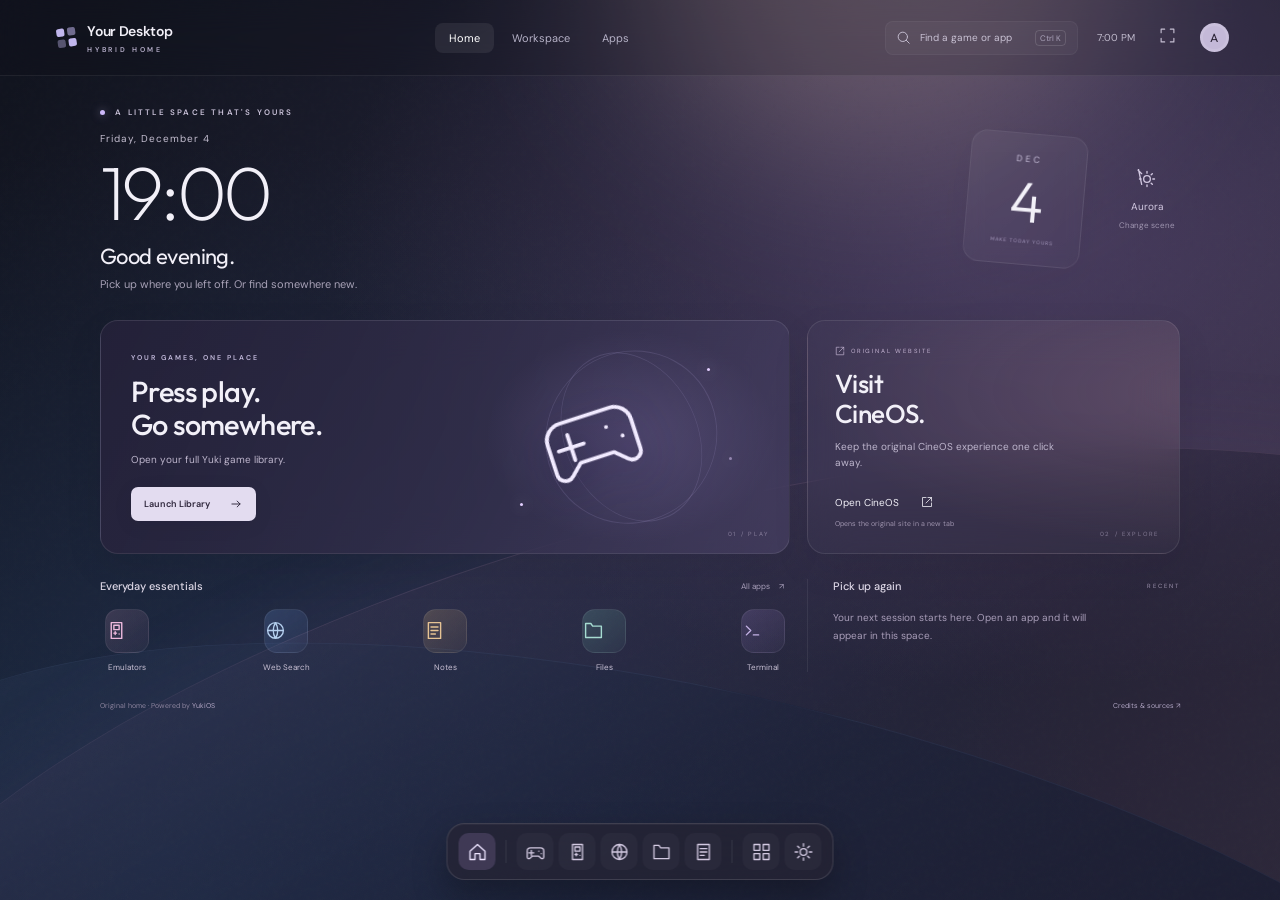
<file: index.html>
<!doctype html>
<html lang="en">
<head>
  <meta charset="utf-8"><meta name="viewport" content="width=device-width,initial-scale=1">
  <meta name="theme-color" content="#10131e"><meta name="description" content="Your personal desktop: a new home for the Yuki game library, apps, and workspace.">
  <title>Your Desktop · Hybrid Home</title><link rel="icon" href="./favicon.svg"><link rel="stylesheet" href="./hybrid.css">
</head>
<body data-theme="aurora">
  <div class="wallpaper" aria-hidden="true"><div class="orb"></div><div class="horizon horizon-one"></div><div class="horizon horizon-two"></div><div class="grain"></div></div>
  <header class="topbar">
    <button class="brand" data-home aria-label="Your Desktop home"><span class="brand-mark"><i></i><i></i><i></i><i></i></span><span>Your Desktop<small>HYBRID HOME</small></span></button>
    <nav class="main-nav" aria-label="Main navigation"><button id="home-nav" class="selected" data-home>Home</button><button id="desktop-nav" data-open-workspace>Workspace</button><button data-open-launcher="apps">Apps</button></nav>
    <div class="top-actions"><button class="search-trigger" data-open-launcher="games"><span data-icon="search"></span><span>Find a game or app</span><kbd>Ctrl K</kbd></button><span id="small-clock"></span><button id="fullscreen-button" class="icon-button" aria-label="Toggle fullscreen" title="Fullscreen"><span data-icon="fullscreen"></span></button><button class="avatar" data-open-launcher="apps" aria-label="Open your apps">A</button></div>
  </header>

  <main id="home">
    <section class="welcome" aria-label="Your desktop home">
      <div class="welcome-copy"><p class="eyebrow"><span class="live-dot"></span> A LITTLE SPACE THAT'S YOURS</p><p id="today" class="today"></p><div id="big-clock" class="big-clock" role="timer" aria-label="Current time"></div><h1 id="greeting">Welcome back.</h1><p class="welcome-description">Pick up where you left off. Or find somewhere new.</p></div>
      <div class="home-meta"><div class="date-card"><span id="date-month"></span><strong id="date-number"></strong><span>MAKE TODAY YOURS</span></div><button id="wallpaper-button" class="wallpaper-button" title="Change home wallpaper"><span data-icon="sun"></span><span id="wallpaper-name">Aurora</span><small>Change scene</small></button></div>
    </section>

    <section class="feature-grid" aria-label="Quick launch">
      <button class="feature-card library-card" data-launch-app="steamApp"><div class="feature-copy"><p class="eyebrow">YOUR GAMES, ONE PLACE</p><h2>Press play.<br>Go somewhere.</h2><p>Open your full Yuki game library.</p><span class="pill-button">Launch Library <span data-icon="arrow"></span></span></div><div class="library-art" aria-hidden="true"><div class="orbit orbit-a"></div><div class="orbit orbit-b"></div><div class="controller"><span data-icon="games"></span></div><i class="spark spark-a"></i><i class="spark spark-b"></i><i class="spark spark-c"></i></div><span class="card-corner">01 / PLAY</span></button>
      <article class="feature-card cine-card"><div class="external-label"><span data-icon="external"></span> ORIGINAL WEBSITE</div><h2>Visit<br>CineOS.</h2><p>Keep the original CineOS experience one click away.</p><a class="cine-link" href="https://cineosweb.github.io/" target="_blank" rel="noopener noreferrer">Open CineOS <span data-icon="external"></span></a><span class="separate-site">Opens the original site in a new tab</span><span class="card-corner">02 / EXPLORE</span></article>
    </section>

    <section class="lower-grid">
      <div class="quick-tools"><div class="section-label"><h2>Everyday essentials</h2><button data-open-launcher="apps">All apps <span>↗</span></button></div><div class="tool-row"><button data-launch-app="emulatorApp"><span class="tool-icon pink" data-icon="emulator"></span><span>Emulators</span></button><button data-open-launcher="apps"><span class="tool-icon blue" data-icon="browser"></span><span>Web Search</span></button><button data-launch-app="notepadApp"><span class="tool-icon amber" data-icon="notes"></span><span>Notes</span></button><button data-launch-app="explorerApp"><span class="tool-icon mint" data-icon="files"></span><span>Files</span></button><button data-launch-app="terminalApp"><span class="tool-icon violet" data-icon="terminal"></span><span>Terminal</span></button></div></div>
      <div class="recent-panel"><div class="section-label"><h2>Pick up again</h2><span class="recent-label">RECENT</span></div><div id="recent-list"></div></div>
    </section>
    <footer><span>Original home · Powered by <a href="https://github.com/Reeyuki/YukiOS" target="_blank" rel="noopener noreferrer">YukiOS</a></span><a href="./credits.html">Credits & sources ↗</a></footer>
  </main>

  <section id="workspace" hidden aria-label="Yuki workspace"><div class="workspace-bar"><button data-home><span data-icon="home"></span> Home</button><p id="workspace-status" role="status">Starting workspace…</p><a id="workspace-direct" target="_blank" rel="noopener noreferrer">Open workspace in a tab ↗</a></div><div id="workspace-host"></div></section>
  <nav class="dock" aria-label="Desktop dock"><button class="dock-home" data-home aria-label="Home" title="Home"><span data-icon="home"></span></button><span class="dock-divider"></span><button data-launch-app="steamApp" aria-label="Open game library" title="Game Library"><span data-icon="games"></span></button><button data-launch-app="emulatorApp" aria-label="Open emulators" title="Emulators"><span data-icon="emulator"></span></button><button data-open-launcher="apps" aria-label="Search apps and web" title="Search"><span data-icon="browser"></span></button><button data-launch-app="explorerApp" aria-label="Open files" title="Files"><span data-icon="files"></span></button><button data-launch-app="notepadApp" aria-label="Open notes" title="Notes"><span data-icon="notes"></span></button><span class="dock-divider"></span><button data-open-launcher="apps" aria-label="All apps" title="All Apps"><span data-icon="apps"></span></button><button data-launch-app="settingsApp" aria-label="Workspace settings" title="Settings"><span data-icon="settings"></span></button></nav>

  <dialog id="launcher"><div class="launcher-heading"><div><p class="eyebrow">YOUR LAUNCHPAD</p><h2 id="launcher-title">Make yourself at home</h2></div><button id="close-launcher" class="icon-button" aria-label="Close launcher"><span data-icon="close"></span></button></div><label class="launcher-search"><span data-icon="search"></span><input id="launcher-search" type="search" autocomplete="off" placeholder="Search by name, or search the web…" aria-label="Search apps or games"><kbd>Esc</kbd></label><div class="launcher-tabs" role="tablist" aria-label="Search category"><button role="tab" aria-selected="true" class="selected" data-launcher-tab="apps">Apps</button><button role="tab" aria-selected="false" data-launcher-tab="games">Games</button><button id="full-library">Open Full Library ↗</button></div><p id="launcher-count" aria-live="polite"></p><div id="launcher-results" class="launcher-results"></div><a id="web-search" hidden target="_blank" rel="noopener noreferrer"><span data-icon="browser"></span><span id="web-search-label"></span><span>↗</span></a><div class="launcher-note">Apps and games open in your Yuki workspace. CineOS opens separately.</div></dialog>
  <noscript><p class="noscript">Enable JavaScript to open your desktop. <a href="./desktop.html">Open the Yuki workspace</a>.</p></noscript>
  <script type="module" src="./hybrid.js"></script>
</body></html>
</file>
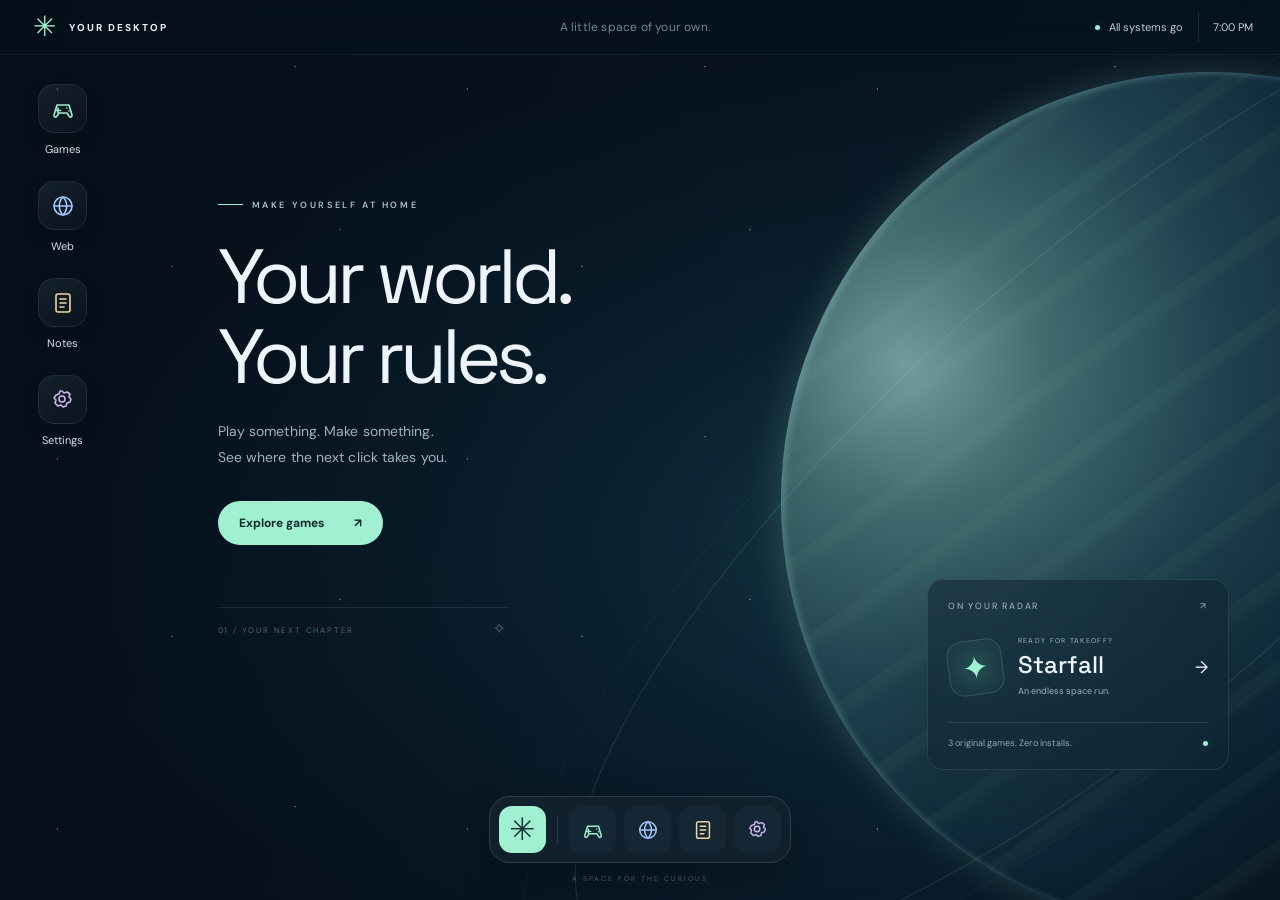
<file: classic.html>
<!doctype html>
<html lang="en">
<head>
  <meta charset="utf-8">
  <meta name="viewport" content="width=device-width,initial-scale=1">
  <meta name="theme-color" content="#081221">
  <meta name="description" content="Your own little corner of the web. Games, notes, and a desktop you can make yours.">
  <title>Your Desktop</title>
  <link rel="icon" href="./favicon.svg" type="image/svg+xml">
  <link rel="stylesheet" href="./styles.css">
  <script src="./core.js" defer></script>
  <script src="./games.js" defer></script>
  <script src="./app.js" defer></script>
</head>
<body>
  <div class="wallpaper" aria-hidden="true"><div class="orbital-ring ring-one"></div><div class="orbital-ring ring-two"></div><div class="planet"></div><div class="grain"></div></div>
  <header class="topbar">
    <button id="brand" class="brand" aria-label="Open app launcher"><span class="brand-symbol">✳</span><span id="desktop-name">YOUR DESKTOP</span></button>
    <span class="topbar-center">A little space of your own.</span>
    <div class="system-status"><span class="online-dot"></span><span class="local-label">All systems go</span><button id="clock" title="Open settings"></button></div>
  </header>
  <main id="desktop" aria-label="Desktop">
    <nav id="shortcuts" class="shortcuts" aria-label="Desktop apps"></nav>
    <section class="welcome" id="welcome">
      <div class="eyebrow"><span></span> MAKE YOURSELF AT HOME</div>
      <h1>Your world.<br>Your rules.</h1>
      <p>Play something. Make something.<br>See where the next click takes you.</p>
      <button class="primary pill" data-open="games">Explore games <span>↗</span></button>
      <div class="welcome-meta"><span>01 / YOUR NEXT CHAPTER</span><span>✧</span></div>
    </section>
    <aside class="desktop-widget" aria-label="Quick start">
      <div class="widget-label">ON YOUR RADAR <span>↗</span></div>
      <button class="featured-game" data-game="starfall"><span class="mini-orbit">✦</span><span><small>READY FOR TAKEOFF?</small><strong>Starfall</strong><small>An endless space run.</small></span><b>→</b></button>
      <div class="widget-footer"><span>3 original games. Zero installs.</span><span class="online-dot"></span></div>
    </aside>
    <div id="window-layer"></div>
  </main>
  <section id="launcher" class="launcher" aria-label="App launcher" hidden>
    <div class="launcher-heading"><strong>Your space</strong><button id="close-launcher" class="icon-btn" aria-label="Close launcher">×</button></div>
    <label class="search-box"><span>⌕</span><input id="app-search" placeholder="Find an app or game…" autocomplete="off"></label>
    <div id="launcher-grid" class="launcher-grid"></div><p id="search-empty" hidden>No matches. Try “games” or “notes”.</p>
    <footer>Built to be yours. <span>✧</span></footer>
  </section>
  <footer class="dock-wrap"><nav id="dock" class="dock" aria-label="Dock"><button id="launcher-button" class="dock-launcher" aria-label="Open app launcher" title="Apps">✳</button><span class="dock-divider"></span></nav><div class="dock-caption">A SPACE FOR THE CURIOUS</div></footer>
  <div id="toast" role="status" hidden></div>
</body>
</html>
</file>
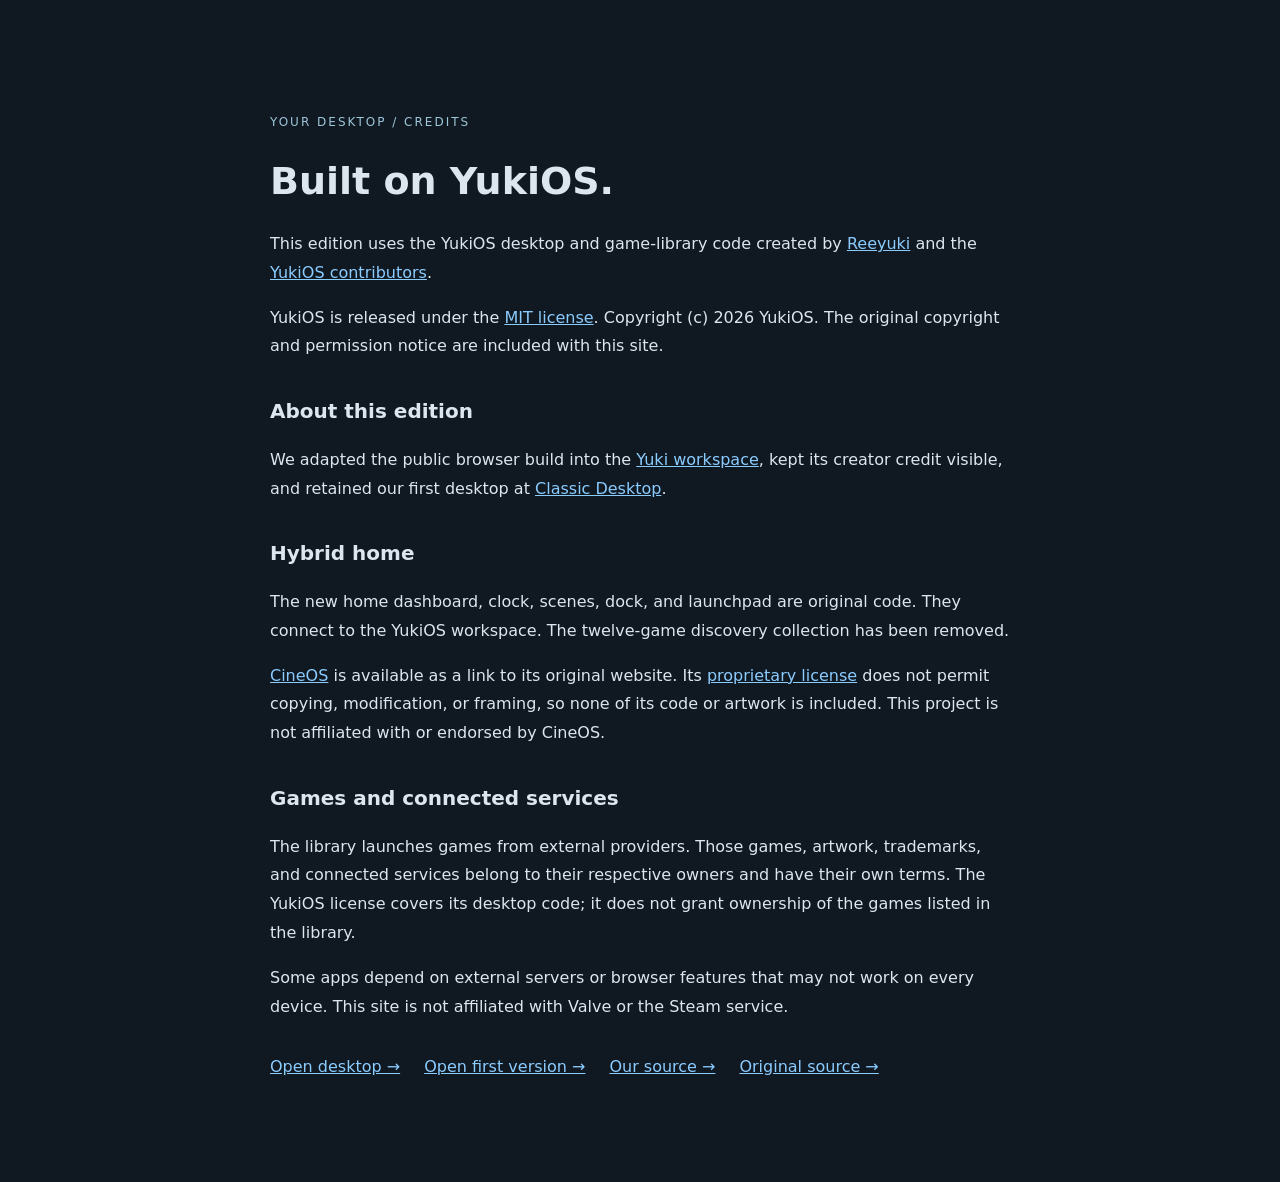
<file: credits.html>
<!doctype html>
<html lang="en"><head><meta charset="utf-8"><meta name="viewport" content="width=device-width,initial-scale=1"><title>Desktop credits</title><style>body{margin:0;background:#101821;color:#dce6ef;font:16px/1.8 system-ui,sans-serif}main{max-width:740px;margin:8vh auto;padding:28px}a{color:#8bccff}h1{font-size:38px;line-height:1.2}h2{font-size:20px;margin-top:32px}.tag{color:#9dc5d9;font-size:12px;letter-spacing:2px}.links{display:flex;gap:24px;flex-wrap:wrap;margin-top:32px}code{background:#253442;padding:3px 6px;border-radius:4px}</style></head><body><main><p class="tag">YOUR DESKTOP / CREDITS</p><h1>Built on YukiOS.</h1><p>This edition uses the YukiOS desktop and game-library code created by <a href="https://github.com/Reeyuki">Reeyuki</a> and the <a href="https://github.com/Reeyuki/YukiOS">YukiOS contributors</a>.</p><p>YukiOS is released under the <a href="./LICENSE-YukiOS.txt">MIT license</a>. Copyright (c) 2026 YukiOS. The original copyright and permission notice are included with this site.</p><h2>About this edition</h2><p>We adapted the public browser build into the <a href="./desktop.html">Yuki workspace</a>, kept its creator credit visible, and retained our first desktop at <a href="./classic.html">Classic Desktop</a>.</p><h2>Hybrid home</h2><p>The new home dashboard, clock, scenes, dock, and launchpad are original code. They connect to the YukiOS workspace. The twelve-game discovery collection has been removed.</p><p><a href="https://cineosweb.github.io/" target="_blank" rel="noopener noreferrer">CineOS</a> is available as a link to its original website. Its <a href="https://github.com/cineosweb/cineosweb.github.io/blob/main/proprietary%20license.txt">proprietary license</a> does not permit copying, modification, or framing, so none of its code or artwork is included. This project is not affiliated with or endorsed by CineOS.</p><h2>Games and connected services</h2><p>The library launches games from external providers. Those games, artwork, trademarks, and connected services belong to their respective owners and have their own terms. The YukiOS license covers its desktop code; it does not grant ownership of the games listed in the library.</p><p>Some apps depend on external servers or browser features that may not work on every device. This site is not affiliated with Valve or the Steam service.</p><nav class="links"><a href="./">Open desktop →</a><a href="./classic.html">Open first version →</a><a href="https://github.com/Roosters121933/web-desktop">Our source →</a><a href="https://github.com/Reeyuki/YukiOS">Original source →</a></nav></main></body></html>
</file>
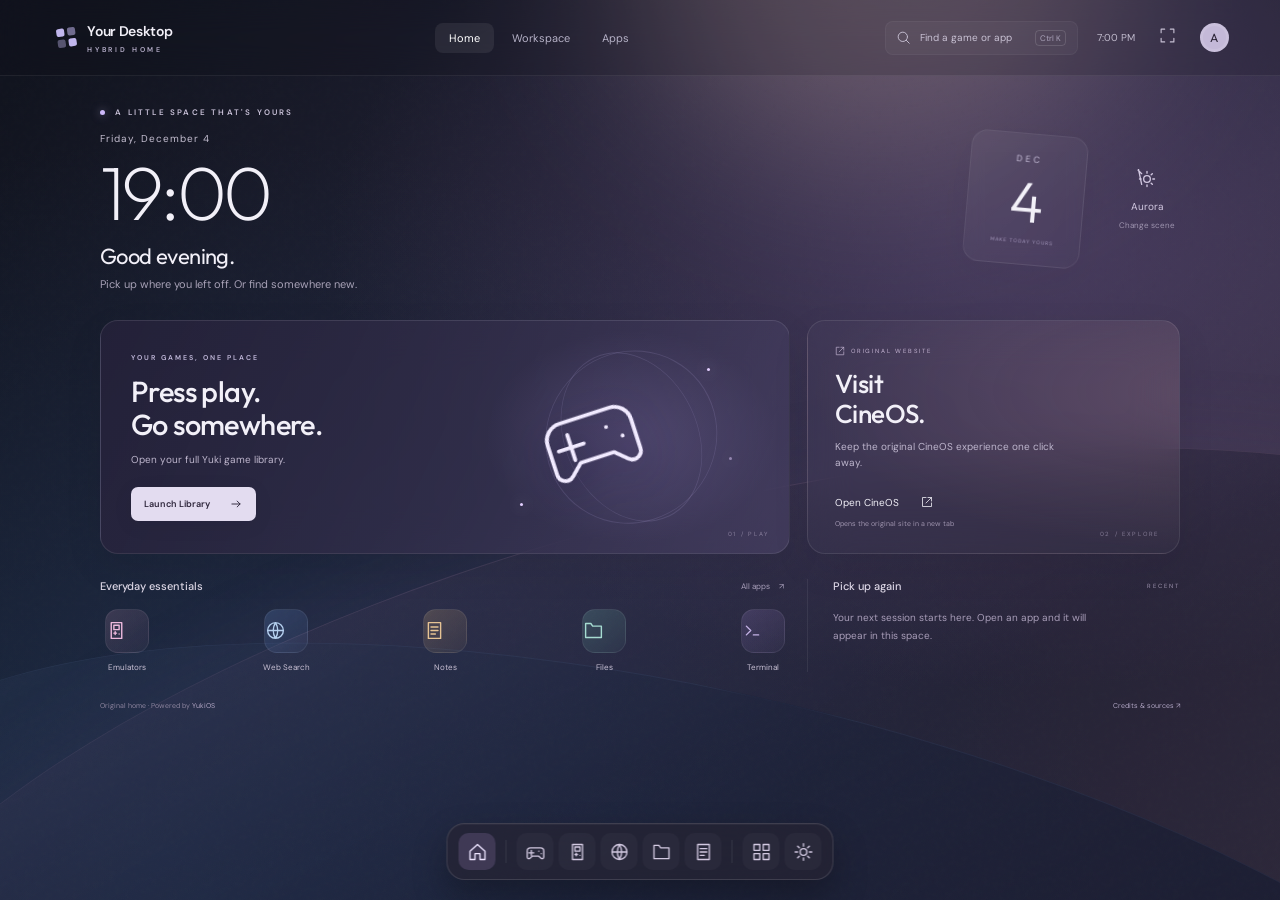
<file: discover.html>
<!doctype html><html lang="en"><head><meta charset="utf-8"><meta name="viewport" content="width=device-width,initial-scale=1"><title>Collection removed</title><meta http-equiv="refresh" content="0;url=./"></head><body><p>This collection has been removed. <a href="./">Open your desktop</a>.</p></body></html>
</file>
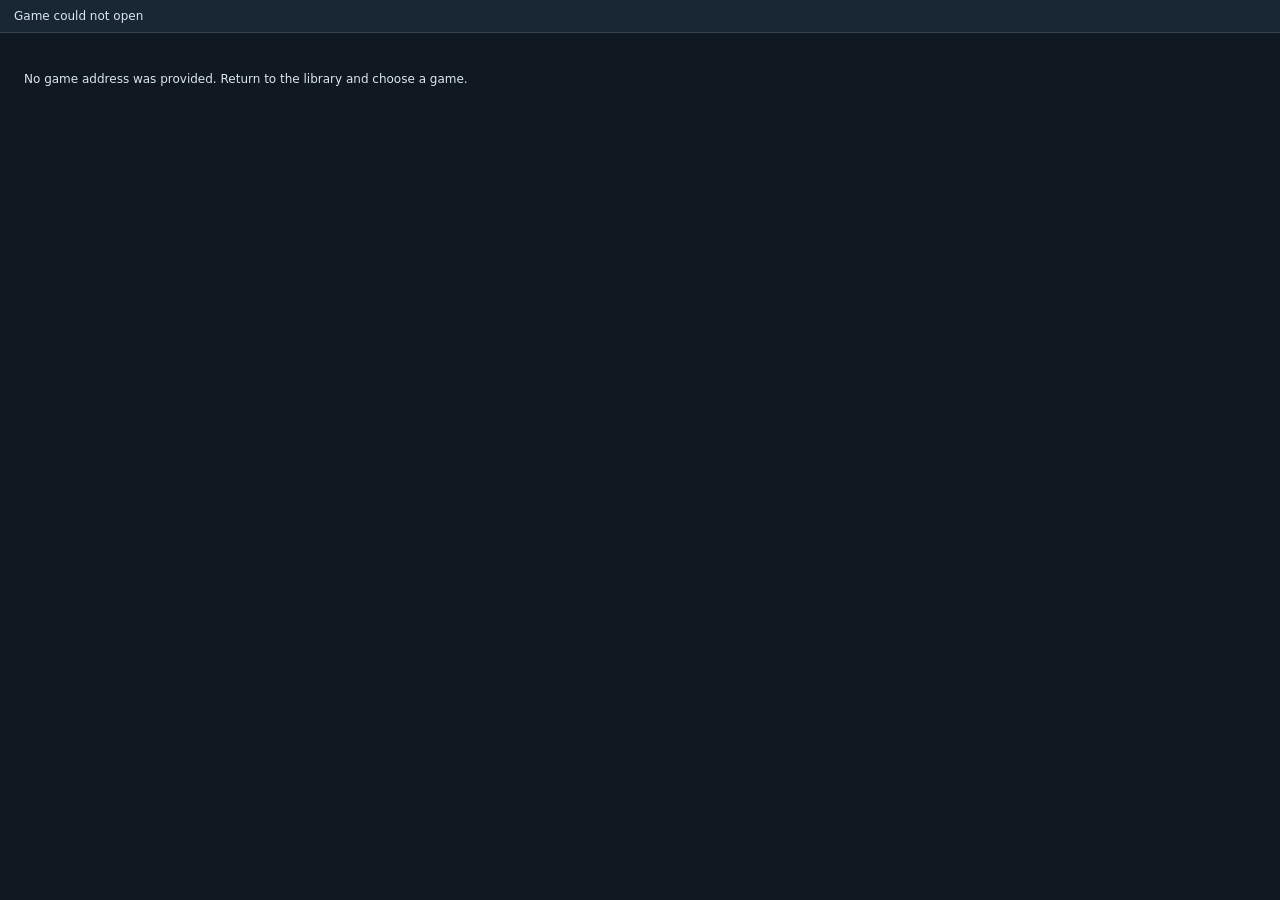
<file: game-launcher.html>
<!doctype html>
<html lang="en"><head><meta charset="utf-8"><meta name="viewport" content="width=device-width,initial-scale=1"><meta name="referrer" content="no-referrer"><title>Game launcher</title><style>html,body{margin:0;height:100%;background:#101821;color:#dae6ef;font:12px system-ui,sans-serif}body{display:flex;flex-direction:column}.bar{display:flex;align-items:center;justify-content:space-between;gap:12px;padding:9px 14px;border-bottom:1px solid #ffffff20;background:#192634;flex-shrink:0}.bar span{overflow:hidden;text-overflow:ellipsis;white-space:nowrap}a{color:#9dd9ff;white-space:nowrap}iframe{width:100%;flex:1;border:0;background:#101821;min-height:0}#error{padding:24px;line-height:1.8}button{font:inherit;color:#d8e5ef;background:#ffffff12;border:1px solid #ffffff30;border-radius:5px;padding:5px 9px;cursor:pointer}[hidden]{display:none!important}</style></head><body><div class="bar"><span id="status">Opening game…</span><button id="reload" hidden>Reload</button><a id="external" target="_blank" rel="noopener noreferrer" hidden>Open in new tab ↗</a></div><p id="error" hidden></p><script>
(() => {
  const status = document.getElementById('status');
  const link = document.getElementById('external');
  const reload = document.getElementById('reload');
  const error = document.getElementById('error');
  try {
    const input = new URLSearchParams(location.search).get('target');
    if (!input) throw new Error('No game address was provided. Return to the library and choose a game.');
    const target = new URL(input);
    if (target.protocol !== 'https:' || target.username || target.password) throw new Error('This launcher requires an HTTPS game address without sign-in details.');
    if (target.origin === location.origin) throw new Error('Open this desktop in its own tab.');
    link.href = target.href;
    link.hidden = false;
    status.textContent = 'If the preview stays blank, open the game in a new tab.';
    const frame = document.createElement('iframe');
    frame.title = 'Game from ' + target.hostname;
    frame.referrerPolicy = 'no-referrer';
    frame.setAttribute('sandbox', 'allow-scripts allow-forms allow-same-origin allow-popups allow-pointer-lock allow-downloads');
    frame.setAttribute('allow', 'fullscreen; gamepad; autoplay');
    frame.src = target.href;
    document.body.append(frame);
    reload.hidden = false;
    reload.addEventListener('click', () => { frame.src = target.href; });
  } catch (problem) {
    status.textContent = 'Game could not open';
    error.textContent = problem.message;
    error.hidden = false;
  }
})();
</script></body></html>
</file>
<file: hybrid.css>
@import url('https://fonts.googleapis.com/css2?family=DM+Sans:wght@400;500;600;700&family=Outfit:wght@200;300;400;500;600;700&display=swap');
:root{font-family:'DM Sans',system-ui,sans-serif;color:#f2f0f8;background:#10131e;color-scheme:dark;font-synthesis:none}*{box-sizing:border-box}body{margin:0;min-height:100dvh}button,input{font:inherit}button,a{-webkit-tap-highlight-color:transparent}button{cursor:pointer;color:inherit}a{color:inherit;text-decoration:none}button{border:0}button:focus-visible,a:focus-visible,input:focus-visible{outline:2px solid #d5baff;outline-offset:4px}button:hover{filter:brightness(1.13)}svg{width:24px;height:24px;display:block}button span[data-icon],a span[data-icon]{display:inline-flex}[hidden]{display:none!important}
.wallpaper{position:fixed;inset:0;z-index:-1;overflow:hidden;background:radial-gradient(ellipse at 80% 27%,#68508077,transparent 48%),radial-gradient(ellipse at 15% 100%,#173e6566,transparent 60%),linear-gradient(130deg,#10131e 4%,#27263d 56%,#383044);transition:background .6s}.orb{position:absolute;width:540px;height:540px;border-radius:50%;top:-390px;right:10%;background:#eac3bf;filter:blur(90px);opacity:.3}.horizon{position:absolute;width:140%;left:-15%;border-radius:50%;height:650px;transform:rotate(-15deg)}.horizon-one{top:57%;background:linear-gradient(165deg,#a575ab28,#080b1940 50%);border-top:1px solid #ddaece1c;box-shadow:0 -20px 80px #a176ad10}.horizon-two{top:77%;transform:rotate(13deg);background:linear-gradient(140deg,#47628a28,#0f1226);border-top:1px solid #9bb4ed11}.grain{position:absolute;inset:0;background-image:url("data:image/svg+xml,%3Csvg viewBox='0 0 200 200' xmlns='http://www.w3.org/2000/svg'%3E%3Cfilter id='n'%3E%3CfeTurbulence type='fractalNoise' baseFrequency='.85' numOctaves='3' stitchTiles='stitch'/%3E%3C/filter%3E%3Cpath fill='%23fff' filter='url(%23n)' opacity='.16' d='M0 0h200v200H0z'/%3E%3C/svg%3E");opacity:.1;pointer-events:none}body[data-theme=midnight] .wallpaper{background:radial-gradient(ellipse at 75% 10%,#184761aa,transparent 65%),linear-gradient(125deg,#071320,#102439 65%,#142f42)}body[data-theme=ember] .wallpaper{background:radial-gradient(ellipse at 80% 10%,#b4634860,transparent 50%),linear-gradient(120deg,#1b1523,#493144 70%,#734855)}
.topbar{height:76px;display:flex;align-items:center;justify-content:space-between;gap:24px;padding:0 4vw;border-bottom:1px solid #fff1;background:#0e111629;backdrop-filter:blur(20px)}.brand{display:flex;align-items:center;gap:11px;background:none;text-align:left;font-size:14px;font-weight:600;letter-spacing:-.3px;white-space:nowrap}.brand small{display:block;font-size:7px;letter-spacing:2.7px;color:#b6afca;margin-top:5px}.brand-mark{display:grid;grid-template-columns:repeat(2,8px);gap:3px;transform:rotate(-8deg)}.brand-mark i{width:8px;height:8px;background:#c1b6ed;border-radius:2px}.brand-mark i:nth-child(2){opacity:.55}.brand-mark i:nth-child(3){opacity:.4}.main-nav{display:flex;gap:4px;margin-left:15px}.main-nav button{padding:8px 14px;background:transparent;border-radius:8px;color:#b6b2c7;font-size:11px}.main-nav .selected{background:#ffffff12;color:#fff}.top-actions{display:flex;align-items:center;gap:19px}.search-trigger{display:flex;align-items:center;gap:9px;background:#ffffff09;border:1px solid #ffffff0a;border-radius:8px;padding:8px 11px;color:#c9c2d4;font-size:10px}.search-trigger svg{width:14px;height:14px}.search-trigger kbd{margin-left:14px}kbd{font-family:inherit;font-size:8px;border:1px solid #fff2;border-radius:4px;padding:2px 4px;color:#aaa3ba}#small-clock{font-size:10px;white-space:nowrap;color:#c1bbcd}.icon-button{background:transparent;padding:5px;color:#c6bfd3}.icon-button svg{width:17px;height:17px}.avatar{width:29px;height:29px;border-radius:50%;font:12px Outfit,sans-serif;background:#c4b9d8;color:#2c2537;border:3px solid #ffffff1a}
#home{width:min(1080px,90vw);margin:0 auto;padding:0 0 106px}.welcome{display:flex;align-items:center;justify-content:space-between;padding:31px 0 29px;min-height:244px}.eyebrow{font-size:8px;font-weight:600;letter-spacing:2.2px;color:#cac2d9;margin:0 0 15px}.live-dot{display:inline-block;width:5px;height:5px;border-radius:50%;background:#cdb9f9;box-shadow:0 0 9px #d7c5ff80;vertical-align:middle;margin-right:6px}.today{font-size:10px;letter-spacing:1px;color:#c4bed0;margin:0}.big-clock{font:200 76px/.98 Outfit,system-ui,sans-serif;letter-spacing:-4px;margin:10px 0 13px}h1{font:400 22px Outfit,system-ui,sans-serif;margin:0 0 7px;letter-spacing:-.6px}.welcome-description{font-size:11px;color:#a7a1b6;margin:0}.home-meta{display:flex;align-items:center;gap:30px}.date-card{width:117px;height:132px;text-align:center;border:1px solid #ffffff12;border-radius:16px;background:linear-gradient(135deg,#ffffff0c,#ffffff02);box-shadow:0 10px 40px #0000000c;display:flex;flex-direction:column;align-items:center;justify-content:center;transform:rotate(5deg);backdrop-filter:blur(10px)}.date-card>span:first-child{font-size:9px;letter-spacing:3px;text-transform:uppercase;color:#c7bed9}.date-card strong{font:300 57px/1.1 Outfit,sans-serif;letter-spacing:-2px;margin:5px 0}.date-card>span:last-child{font-size:5px;letter-spacing:1px;color:#a79bbf}.wallpaper-button{display:flex;align-items:center;flex-direction:column;gap:7px;background:none;padding:14px 5px;color:#d2c8e1}.wallpaper-button svg{width:20px;height:20px;margin-bottom:4px}.wallpaper-button>span:not([data-icon]){font-size:10px}.wallpaper-button small{font-size:8px;color:#9f95b0}
.feature-grid{display:grid;grid-template-columns:1.85fr 1fr;gap:17px}.feature-card{position:relative;overflow:hidden;border-radius:18px;min-height:217px;text-align:left;border:1px solid #ffffff18;background:#ffffff08;backdrop-filter:blur(22px);box-shadow:0 14px 40px #00000012}.library-card{padding:27px 30px;background:linear-gradient(115deg,#242139ec,#4d456a8c)}.feature-copy{position:relative;z-index:2}.feature-copy .eyebrow{font-size:7px;letter-spacing:2px;margin-bottom:13px;color:#c3badc}.feature-card h2{font:500 29px/1.15 Outfit,sans-serif;letter-spacing:-.6px;margin:0 0 11px}.feature-card p:not(.eyebrow){font-size:10px;color:#beb6cd;line-height:1.6;margin:0 0 19px}.pill-button{display:inline-flex;align-items:center;gap:19px;background:#e3dcf0;color:#2e263b;padding:10px 13px;border-radius:7px;font-size:9px;font-weight:600;box-shadow:0 4px 20px #0d071b12}.pill-button svg{width:14px;height:14px}.library-art{position:absolute;right:0;top:0;height:100%;width:46%;background:radial-gradient(ellipse at center,#b098e530,transparent 65%)}.controller{position:absolute;left:21%;top:27%;color:#f1eaff;transform:rotate(-18deg);filter:drop-shadow(0 12px 18px #160d36aa)}.controller svg{width:105px;height:105px;stroke-width:.9}.orbit{position:absolute;inset:12%;border-radius:50%;border:1px solid #d2bfff22;transform:rotate(-25deg) scaleX(.55)}.orbit-b{transform:rotate(40deg) scaleX(.7)}.spark{position:absolute;background:#e3cfff;box-shadow:0 0 15px #e7d5ff;border-radius:50%;width:3px;height:3px}.spark-a{top:20%;right:25%}.spark-b{bottom:20%;left:15%}.spark-c{bottom:40%;right:18%;opacity:.5}.card-corner{position:absolute;right:20px;bottom:15px;font-size:6px;letter-spacing:1.7px;color:#b8adc99a}.cine-card{padding:25px 27px;background:radial-gradient(ellipse at 110% 30%,#c6939f30,transparent 70%),#ffffff06}.external-label{display:flex;align-items:center;gap:6px;font-size:6px;letter-spacing:1.8px;color:#c5b5d3;margin-bottom:13px}.external-label svg{width:10px;height:10px}.cine-card h2{font-size:26px;line-height:1.12}.cine-card p{max-width:230px}.cine-link{display:inline-flex;align-items:center;gap:22px;font-size:10px}.cine-link svg{height:12px;width:12px}.separate-site{display:block;color:#9f94af;font-size:7px;margin-top:8px}
.lower-grid{display:grid;grid-template-columns:1.85fr 1fr;gap:17px;margin-top:25px}.section-label{display:flex;align-items:center;justify-content:space-between;margin-bottom:16px}.section-label h2{font-size:11px;font-weight:500;color:#dfd9e8;margin:0}.section-label>button{font-size:8px;background:none;color:#aaa0bc}.section-label>button span{margin-left:7px}.tool-row{display:flex;gap:15px;align-items:flex-start;justify-content:space-between}.tool-row>button{display:flex;align-items:center;flex-direction:column;gap:9px;min-width:54px;background:none;padding:0;font-size:8px;color:#c9c1d5}.tool-icon,.app-icon{display:grid;place-items:center;background:#fff1;color:#e4ddf2;border:1px solid #ffffff12;border-radius:13px;width:44px;height:44px}.tool-icon svg{width:21px;height:21px}.pink{background:linear-gradient(140deg,#b988aa35,#b988aa10);color:#edb9dd}.blue{background:linear-gradient(140deg,#709de735,#709de710);color:#b4cfee}.amber{background:linear-gradient(140deg,#deb47735,#deb47710);color:#e6c394}.mint{background:linear-gradient(140deg,#77c4b435,#77c4b410);color:#a6dbd1}.violet{background:linear-gradient(140deg,#a285d235,#a285d210);color:#c5b3e6}.recent-panel{border-left:1px solid #ffffff12;padding-left:25px}.recent-label{font-size:6px;letter-spacing:2px;color:#9f94af}#recent-list{display:grid;grid-template-columns:1fr 1fr;gap:7px}.recent-item{display:flex;align-items:center;gap:7px;background:#ffffff07;border:1px solid #ffffff0b;border-radius:7px;padding:8px;font-size:8px;min-width:0}.recent-item span{overflow:hidden;white-space:nowrap;text-overflow:ellipsis}.recent-item svg{height:13px;width:13px;flex-shrink:0;color:#b8a9ce}.empty-recent{grid-column:1/-1;font-size:10px;line-height:1.8;color:#a89db8;max-width:260px;margin:0}footer{display:flex;align-items:center;justify-content:space-between;margin-top:29px;font-size:7px;color:#8e859f}footer a{color:#b1a6c4}footer a:hover{text-decoration:underline}
.dock{position:fixed;bottom:20px;left:50%;transform:translateX(-50%);display:flex;align-items:center;gap:5px;border:1px solid #ffffff20;border-radius:18px;background:#272433a8;box-shadow:0 16px 35px #0004,inset 0 1px #ffffff0a;padding:9px 11px;backdrop-filter:blur(35px);z-index:10}.dock>button{width:37px;height:37px;border-radius:10px;display:grid;place-items:center;background:#ffffff08;color:#d1c8e0;transition:transform .15s,background .15s}.dock>button:hover{transform:translateY(-5px);background:#ffffff19}.dock>button svg{width:20px;height:20px}.dock .dock-home{color:#ede4ff;background:#a68ac436}.dock-divider{height:23px;width:1px;background:#ffffff16;margin:0 5px}
#workspace{height:calc(100dvh - 76px);display:flex;flex-direction:column;background:#141821}.workspace-bar{height:36px;flex-shrink:0;display:flex;align-items:center;gap:20px;padding:0 14px;border-bottom:1px solid #fff1;background:#181a26}.workspace-bar>button{display:flex;align-items:center;gap:5px;background:#ffffff08;font-size:10px;padding:4px 8px;border-radius:4px}.workspace-bar svg{width:12px;height:12px}.workspace-bar p{font-size:9px;color:#aeb5c4;flex:1}.workspace-bar a{font-size:9px;color:#bfb6d7}#workspace-host{flex:1;min-height:0}#workspace-host iframe{width:100%;height:100%;display:block;border:0}.in-workspace .dock{display:none}
#launcher{border:1px solid #ffffff24;border-radius:20px;width:min(760px,calc(100vw - 30px));max-height:min(650px,88dvh);padding:27px;color:#f4effb;background:#202031f5;box-shadow:0 30px 120px #0009;backdrop-filter:blur(40px)}#launcher::backdrop{background:#0708159c;backdrop-filter:blur(9px)}.launcher-heading{display:flex;align-items:center;justify-content:space-between}.launcher-heading .eyebrow{font-size:7px;margin:0 0 7px}.launcher-heading h2{font:500 23px Outfit,sans-serif;margin:0}.launcher-search{display:flex;align-items:center;gap:11px;margin-top:23px;padding:13px;background:#ffffff08;border:1px solid #ffffff15;border-radius:10px}.launcher-search svg{height:18px;width:18px;color:#a99dbc}.launcher-search input{background:transparent;border:0;outline:none;color:#f5efff;flex:1;min-width:0;font-size:12px}.launcher-search:focus-within{border-color:#be9ee4}.launcher-tabs{display:flex;gap:8px;margin-top:17px}.launcher-tabs button{padding:7px 14px;border-radius:6px;background:none;color:#aca1be;font-size:10px}.launcher-tabs .selected{background:#c7b3e222;color:#f0e5ff}.launcher-tabs #full-library{margin-left:auto;font-size:9px;color:#b6a2cc}#launcher-count{font-size:9px;color:#9d93ae;line-height:1.5;margin:15px 0}.launcher-results{display:grid;grid-template-columns:1fr 1fr;gap:8px;max-height:320px;overflow-y:auto;padding:2px 4px 3px 2px}.launch-item{display:flex;align-items:center;gap:13px;text-align:left;background:#ffffff05;border:1px solid #ffffff09;border-radius:11px;padding:11px;min-width:0}.launch-item:hover{background:#ffffff0f}.launch-item .app-icon{flex-shrink:0;border-radius:9px;width:40px;height:40px;overflow:hidden}.app-icon img{width:100%;height:100%;object-fit:cover}.app-icon svg{width:20px;height:20px}.launch-item>span:last-child{min-width:0}.launch-item strong{display:block;font-weight:500;font-size:11px;overflow:hidden;text-overflow:ellipsis;white-space:nowrap}.launch-item small{display:block;color:#9e94ae;font-size:8px;margin-top:5px}#web-search{display:flex;align-items:center;gap:10px;background:#bda1e412;border:1px solid #c9a9f128;padding:12px;border-radius:10px;margin-top:15px;font-size:11px}#web-search>span:nth-child(2){flex:1}#web-search svg{width:16px;height:16px}.launcher-note{border-top:1px solid #ffffff0c;font-size:8px;color:#8c819f;padding-top:15px;margin-top:18px}.noscript{padding:20px;background:#342741;position:fixed;inset:76px 20px auto}
@media(min-width:1350px){#home{width:min(1130px,86vw)}.welcome{min-height:280px}.feature-card{min-height:245px}.feature-card h2{font-size:34px}.library-card{padding:32px 36px}.feature-card p:not(.eyebrow){font-size:12px}.lower-grid{margin-top:30px}.tool-icon{width:50px;height:50px}.tool-row>button{font-size:10px}.section-label h2{font-size:13px}.big-clock{font-size:86px}.welcome-description{font-size:12px}}
@media(max-width:900px){.main-nav{margin-left:0}.topbar{gap:15px}.top-actions{gap:12px}.search-trigger{background:none;border:0;padding:4px}.search-trigger>span:not([data-icon]),.search-trigger kbd{display:none}.top-actions .avatar{display:none}.feature-grid,.lower-grid{grid-template-columns:1.55fr 1fr}.library-art{width:40%;right:-10px}.controller svg{height:85px;width:85px}.feature-card{min-height:226px}.library-card{padding:25px}.cine-card{padding:23px}.feature-card h2{font-size:27px}.feature-card p:not(.eyebrow){font-size:10px;max-width:195px}.tool-row{gap:7px}.tool-row>button{min-width:42px}.recent-panel{padding-left:16px}.home-meta{gap:20px}}
@media(max-width:600px){.topbar{height:65px;padding:0 20px}.main-nav{gap:0}.main-nav button{font-size:10px;padding:8px}.main-nav button:nth-child(3){display:none}.top-actions{gap:12px}#small-clock,.top-actions .icon-button{display:none}.brand{font-size:12px}.brand small{font-size:6px;letter-spacing:2px}.brand-mark{grid-template-columns:repeat(2,6px)}.brand-mark i{height:6px;width:6px}#home{width:calc(100% - 40px)}.welcome{min-height:245px;padding-top:28px}.big-clock{font-size:67px}.welcome .eyebrow{font-size:6px;letter-spacing:1.5px}.today{font-size:8px}h1{font-size:20px}.welcome-description{max-width:190px;font-size:10px;line-height:1.7}.date-card{display:none}.wallpaper-button{padding:8px 0}.wallpaper-button small{font-size:7px}.feature-grid,.lower-grid{grid-template-columns:1fr}.library-card{min-height:220px}.library-art{width:45%;right:0}.feature-card p:not(.eyebrow){max-width:235px}.cine-card{min-height:170px;padding:23px}.cine-card h2 br{display:none}.cine-card h2{font-size:25px}.cine-card .external-label{margin-bottom:11px}.cine-card p:not(.eyebrow){margin-bottom:13px}.lower-grid{gap:25px;margin-top:26px}.recent-panel{border-left:0;border-top:1px solid #fff1;padding:20px 0 0}.section-label h2{font-size:12px}.tool-row>button{font-size:9px}.tool-icon{height:46px;width:46px}footer{font-size:6px;gap:14px;align-items:flex-start;line-height:1.8}.dock{gap:3px;bottom:12px;padding:7px;border-radius:15px}.dock>button{width:31px;height:33px}.dock>button svg{width:18px;height:18px}.dock-divider{margin:0 2px}.dock>button:last-child{display:none}#launcher{padding:20px}.launcher-results{grid-template-columns:1fr}.launcher-heading h2{font-size:20px}.launcher-tabs{gap:0}.launcher-tabs #full-library{padding:7px;font-size:8px}#workspace{height:calc(100dvh - 65px)}.workspace-bar{gap:10px}.workspace-bar p{font-size:8px}.workspace-bar a{font-size:0}.workspace-bar a:after{content:'Open tab ↗';font-size:8px}}
@media(min-width:601px) and (max-height:800px){.topbar{height:64px}.welcome{min-height:204px;padding:20px 0}.feature-card{min-height:202px}.library-card{padding:22px 27px}.cine-card{padding:20px 25px}.feature-card h2{font-size:27px}.feature-card p:not(.eyebrow){margin-bottom:14px}.lower-grid{margin-top:20px}.section-label{margin-bottom:12px}.tool-icon{width:38px;height:38px}.tool-icon svg{height:19px;width:19px}footer{margin-top:20px}#workspace{height:calc(100dvh - 64px)}}
@media(prefers-reduced-motion:reduce){*{transition:none!important;scroll-behavior:auto!important}}
</file>
<file: styles.css>
@import url('https://fonts.googleapis.com/css2?family=DM+Sans:wght@400;450;500;550;600;650;700&family=Space+Grotesk:wght@400;500;600;700&display=swap');
:root{--accent:#a1f0d1;--accent-rgb:161,240,209;--bg:#0d1723;--panel:#111d2c;--line:rgba(210,231,255,.12);--muted:#9caec1;--text:#edf4fa;color-scheme:dark;font-family:'DM Sans',system-ui,sans-serif;font-size:14px}
*{box-sizing:border-box}body{margin:0;overflow:hidden;color:var(--text);background:#06111e}button,input,textarea,select{font:inherit}button,a,input,textarea,select{-webkit-tap-highlight-color:transparent}button{cursor:pointer;color:inherit}button{border:0}button:focus-visible,a:focus-visible,input:focus-visible,textarea:focus-visible,select:focus-visible{outline:2px solid var(--accent);outline-offset:4px}button:disabled{cursor:default;opacity:.45}a{color:var(--accent)}[hidden]{display:none!important}button svg{width:22px;height:22px;display:block}svg{flex-shrink:0}button{transition:background .18s,transform .18s}button:hover{filter:brightness(1.1)}.wallpaper{position:fixed;inset:0;overflow:hidden;background:radial-gradient(ellipse at 78% 60%,#153947 0%,#0a202f 32%,#071320 66%);z-index:-1}.wallpaper:before{content:"";position:absolute;inset:0;background-image:radial-gradient(1px 1px at 14% 24%,#bad4e3 70%,transparent),radial-gradient(1px 1px at 72% 18%,#bad4e3 70%,transparent),radial-gradient(1px 1px at 83% 62%,#bad4e3 70%,transparent),radial-gradient(1px 1px at 42% 72%,#bad4e3 70%,transparent);background-size:410px 370px;opacity:.45}.planet{position:absolute;width:67vw;height:67vw;border-radius:50%;right:-28vw;top:8vh;background:radial-gradient(circle at 22% 23%,#729f9e 0%,#426b70 15%,#1e424e 34%,#0c2433 55%,#06111d 72%);box-shadow:-4px -3px 35px #9edec62a,inset 3px 3px 6px #a9e2d443;transform:rotate(-20deg)}.planet:after{content:"";position:absolute;inset:0;border-radius:50%;background:repeating-linear-gradient(165deg,transparent 0 38px,#a4dbb80a 40px 48px,transparent 60px 73px)}.orbital-ring{position:absolute;width:110vw;height:35vw;border:1px solid #97d5c326;border-radius:50%;right:-43vw;top:28vh;transform:rotate(-41deg);z-index:1}.ring-two{width:120vw;height:39vw;right:-48vw;top:25vh;border-color:#97d5c30d}.grain{position:absolute;inset:0;background:linear-gradient(110deg,#0003,transparent 70%)}body[data-wallpaper=aurora] .wallpaper{background:radial-gradient(ellipse at 80% 80%,#402f60,transparent 60%),radial-gradient(ellipse at 65% 0%,#226359,#0a1227 65%)}body[data-wallpaper=aurora] .planet{opacity:.18}body[data-wallpaper=midnight] .wallpaper{background:radial-gradient(ellipse at 65% 40%,#172941,#060c16 70%)}body[data-wallpaper=midnight] .planet{opacity:.1}body[data-wallpaper=midnight] .orbital-ring{opacity:.2}
.topbar{height:55px;position:relative;z-index:1001;display:flex;align-items:center;justify-content:space-between;padding:0 27px;border-bottom:1px solid #d5eeff0d;background:#06111d50;backdrop-filter:blur(22px)}.brand{display:flex;gap:11px;align-items:center;background:none;font-size:10px;font-weight:700;letter-spacing:2px}.brand-symbol{color:var(--accent);font-size:28px;font-weight:400;line-height:1}.topbar-center{color:#adc1ccaa;font-size:12px;letter-spacing:.2px}.system-status{display:flex;align-items:center;gap:9px;font-size:11px;color:#c0cdd7}.online-dot{width:5px;height:5px;display:inline-block;background:var(--accent);border-radius:50%;box-shadow:0 0 9px #a1f0d13a}.system-status button{background:none;padding:8px 0 8px 14px;margin-left:6px;border-left:1px solid var(--line);font-size:11px}.shortcuts{position:absolute;left:24px;top:28px;display:flex;flex-direction:column;gap:23px;z-index:1}.shortcut{width:77px;background:none;display:flex;flex-direction:column;align-items:center;gap:9px;font-size:11px;color:#d4e1e8}.app-icon{display:flex;align-items:center;justify-content:center;width:49px;height:49px;border-radius:16px;color:var(--icon-color,#a1f0d1);background:linear-gradient(145deg,#d2edff12,#c4e3ff05);border:1px solid #ddf2ff15;box-shadow:0 8px 20px #0002;flex-shrink:0}.app-icon svg{width:24px;height:24px}.shortcut:hover .app-icon{background:#d2edff22;transform:translateY(-2px)}#desktop{position:absolute;inset:55px 0 0}.welcome{position:absolute;left:17%;top:17%;width:430px}.eyebrow{display:flex;align-items:center;gap:9px;font-size:9px;font-weight:600;letter-spacing:2.6px;color:#a5c5c5}.eyebrow span{height:1px;width:25px;background:var(--accent)}h1{font-family:'Space Grotesk',system-ui,sans-serif;font-size:clamp(54px,6vw,92px);font-weight:400;line-height:1.04;letter-spacing:-5px;margin:26px 0 23px}.welcome p{color:#9eb2bf;font-size:14px;line-height:1.85;letter-spacing:.1px;margin-bottom:30px}.primary{background:var(--accent);color:#102b2c;font-weight:700;border:1px solid transparent;padding:11px 19px;border-radius:10px}.primary:hover{transform:translateY(-1px)}.pill{border-radius:30px;font-size:12px;padding:13px 20px}.pill span{margin-left:27px}.welcome-meta{margin-top:62px;padding-top:17px;border-top:1px solid #d2e8ff19;width:290px;display:flex;justify-content:space-between;color:#9cb5bb80;font-size:8px;letter-spacing:1.8px}.welcome-meta span:last-child{font-size:16px;line-height:8px}.desktop-widget{position:absolute;right:4%;bottom:130px;width:302px;border:1px solid #d1eeff1a;border-radius:16px;background:#10243290;backdrop-filter:blur(18px);padding:20px;box-shadow:0 20px 70px #0002}.widget-label{display:flex;justify-content:space-between;color:#a7bcc5;font-size:9px;letter-spacing:1.8px}.featured-game{display:flex;align-items:center;gap:15px;text-align:left;background:none;width:100%;padding:23px 0}.mini-orbit{display:grid;place-items:center;width:55px;height:55px;border:1px solid #a1f0d12b;border-radius:15px;background:radial-gradient(circle,#7af4c226,transparent);color:var(--accent);font-size:32px;transform:rotate(-8deg)}.featured-game small{font-size:9px;color:#9fb3c1;display:block;line-height:1.8}.featured-game small:first-child{font-size:7px;letter-spacing:1.3px}.featured-game strong{font-family:'Space Grotesk',sans-serif;font-weight:500;font-size:24px;display:block;line-height:1.45}.featured-game b{font-size:17px;margin-left:auto;font-weight:400}.widget-footer{display:flex;align-items:center;justify-content:space-between;padding-top:14px;border-top:1px solid var(--line);font-size:9px;color:#92aab8}.dock-wrap{position:fixed;bottom:17px;left:50%;transform:translateX(-50%);z-index:2000;display:flex;align-items:center;flex-direction:column}.dock{display:flex;align-items:center;gap:8px;padding:9px;border:1px solid #deefff25;border-radius:21px;background:#142330c9;backdrop-filter:blur(30px);box-shadow:0 12px 35px #0004}.dock button{position:relative;width:47px;height:47px;display:grid;place-items:center;border-radius:13px;background:#b3d5ed09;color:var(--icon-color,#a1f0d1)}.dock button:hover{background:#b3d5ed22;transform:translateY(-4px)}.dock button.running:after{position:absolute;bottom:-5px;left:22px;content:"";width:4px;height:4px;background:var(--accent);border-radius:50%}.dock .dock-launcher{font-size:31px;background:var(--accent);color:#173638}.dock-divider{height:29px;width:1px;background:var(--line);margin:0 3px}.dock-caption{font-size:7px;letter-spacing:2px;color:#96aebc80;margin-top:11px}
.launcher{position:fixed;z-index:2100;bottom:112px;left:50%;transform:translateX(-50%);width:450px;max-width:calc(100vw - 24px);background:#112130f5;backdrop-filter:blur(30px);border:1px solid #cde6ff26;border-radius:23px;padding:24px;box-shadow:0 25px 100px #0008}.launcher-heading{display:flex;align-items:center;justify-content:space-between;margin-bottom:20px}.launcher-heading strong{font-family:'Space Grotesk',sans-serif;font-size:22px;font-weight:500}.icon-btn{background:#d3eaff0c;border-radius:7px;padding:6px 10px;color:var(--muted);font-size:20px}.search-box{display:flex;align-items:center;gap:10px;background:#020b1570;border:1px solid var(--line);border-radius:10px;padding:10px 13px}.search-box span{font-size:22px;line-height:1;color:var(--muted)}.search-box input{background:none;border:0;outline:0!important;width:100%;font-size:12px;color:var(--text)}.launcher-grid{display:grid;grid-template-columns:repeat(3,1fr);gap:20px 10px;padding:24px 0}.launcher-app{background:none;display:flex;align-items:center;flex-direction:column;gap:9px;font-size:11px;padding:8px;border-radius:12px}.launcher-app:hover{background:#c7e3ff0c}.launcher footer{border-top:1px solid var(--line);padding-top:16px;display:flex;justify-content:space-between;font-size:10px;color:var(--muted)}
#window-layer{position:absolute;inset:0;pointer-events:none}.window{position:absolute;width:800px;height:560px;min-width:330px;min-height:290px;max-width:100%;max-height:calc(100% - 100px);display:flex;flex-direction:column;pointer-events:auto;border:1px solid #b7d9f02b;border-radius:15px;background:#0e1927;box-shadow:0 35px 100px #0008;overflow:hidden;resize:both}.window.active{border-color:#b7d9f054;box-shadow:0 35px 100px #000a}.window.maximized{left:12px!important;top:12px!important;width:calc(100% - 24px)!important;height:calc(100% - 112px)!important;resize:none}.window-titlebar{display:flex;align-items:center;justify-content:space-between;background:#172435;border-bottom:1px solid var(--line);height:43px;flex-shrink:0;cursor:grab;touch-action:none;padding:0 10px 0 14px;user-select:none}.window-title{display:flex;gap:9px;align-items:center;font-size:11px;font-weight:600}.window-title svg{width:15px;height:15px;color:var(--accent)}.window-controls{display:flex;gap:3px}.window-controls button{height:25px;width:30px;display:grid;place-items:center;font-size:16px;background:none;border-radius:5px;color:#b3c5d2}.window-controls button:hover{background:#c4dfff17}.window-controls .close:hover{background:#e3636744;color:#ffcdd1}.window-body{overflow:auto;flex:1;min-height:0}.app-padding{padding:28px}.app-kicker{font-size:9px;letter-spacing:2px;color:var(--accent);margin:0 0 10px}.app-heading{font-family:'Space Grotesk',sans-serif;font-size:31px;font-weight:500;letter-spacing:-1px;margin:0 0 8px}.app-description{font-size:12px;line-height:1.7;color:var(--muted);margin:0}.app-row{display:flex;align-items:center;justify-content:space-between;gap:15px}.small-tag{font-size:9px;letter-spacing:.5px;color:var(--accent);background:#a1f0d10c;border:1px solid #a1f0d125;border-radius:20px;padding:6px 10px;white-space:nowrap}.game-grid{display:grid;grid-template-columns:repeat(3,minmax(0,1fr));gap:15px;margin-top:27px}.game-card{border:1px solid var(--line);border-radius:13px;overflow:hidden;background:#152133;text-align:left;cursor:pointer;transition:transform .2s,border-color .2s}.game-card:hover{transform:translateY(-4px);border-color:#c9e4ff44}.game-art{height:154px;position:relative;overflow:hidden;display:grid;place-items:center}.game-art.starfall{background:radial-gradient(ellipse at 50% 110%,#266d70,#0d2237 55%,#0a162b)}.game-art.starfall:before{content:"";position:absolute;inset:0;background:radial-gradient(1px 1px at 25% 22%,white 50%,transparent),radial-gradient(1px 1px at 78% 70%,white 50%,transparent);background-size:59px 55px}.game-art.starfall svg{width:85px;height:85px;color:#a1f0d1;filter:drop-shadow(0 7px 15px #6debc84a);transform:rotate(-25deg)}.game-art.snake{background:linear-gradient(145deg,#183a37,#102724);background-image:linear-gradient(#a1f0d108 1px,transparent 1px),linear-gradient(90deg,#a1f0d108 1px,transparent 1px),linear-gradient(145deg,#183a37,#102724);background-size:20px 20px,20px 20px,100% 100%}.snake-art{display:grid;grid-template-columns:repeat(5,19px);gap:3px;transform:rotate(-12deg)}.snake-art i{width:19px;height:19px;border-radius:5px;background:#a1f0d1;box-shadow:0 0 17px #a1f0d11a}.snake-art i:nth-child(2){grid-column:2;grid-row:1}.snake-art i:nth-child(3){grid-column:3;grid-row:1}.snake-art i:nth-child(4){grid-column:3;grid-row:2}.snake-art i:nth-child(5){grid-column:3;grid-row:3}.snake-art i:nth-child(6){grid-column:4;grid-row:3}.snake-art i:nth-child(7){grid-column:5;grid-row:3;background:#ffb98e}.game-art.memory{background:linear-gradient(145deg,#38344e,#1c233e)}.memory-art{display:flex;transform:rotate(-12deg)}.memory-art i{display:grid;place-items:center;font-style:normal;border:1px solid #bfafff7a;background:#bfaaff24;width:51px;height:68px;border-radius:10px;font-size:26px;color:#d9ceff;margin-left:-8px;box-shadow:0 8px 15px #0003}.memory-art i:last-child{transform:translateY(14px) rotate(18deg);background:#5d537c}.game-card-info{padding:15px}.game-card-info h3{font-family:'Space Grotesk',sans-serif;font-size:19px;font-weight:500;margin:0 0 6px}.game-card-info p{font-size:10px;line-height:1.6;color:var(--muted);margin:0 0 17px}.game-card-info span{font-size:10px;color:var(--accent);display:flex;justify-content:space-between}.library-foot{border-top:1px solid var(--line);margin-top:26px;padding-top:16px;color:#7f95a8;font-size:10px;display:flex;justify-content:space-between}
.browser-app{display:flex;flex-direction:column;height:100%}.browser-toolbar{padding:10px;display:flex;align-items:center;gap:6px;border-bottom:1px solid var(--line);background:#132030}.browser-toolbar button{width:30px;height:30px;border-radius:7px;background:#c8e4ff09;font-size:16px}.address-form{display:flex;align-items:center;flex:1;background:#07131e;border:1px solid var(--line);border-radius:7px;overflow:hidden}.address-form input{width:100%;min-width:60px;background:none;border:0;padding:8px 11px;color:var(--text);font-size:12px;outline:none}.address-form button{font-size:12px;border-radius:0}.browser-content{position:relative;flex:1;min-height:0}.browser-home{padding:36px;max-width:660px;margin:auto}.browser-home .app-heading{font-size:37px}.bookmark-grid{display:grid;grid-template-columns:repeat(3,1fr);gap:12px;margin:26px 0}.bookmark{background:#bacfff07;border:1px solid var(--line);border-radius:12px;text-align:left;padding:16px}.bookmark b{display:block;font-size:24px;margin-bottom:15px;color:var(--accent);font-weight:400}.bookmark span{display:block;font-size:12px}.bookmark small{font-size:9px;color:var(--muted);display:block;margin-top:5px}.embed-note{font-size:11px;line-height:1.7;color:var(--muted);background:#a2c9ff05;padding:13px 15px;border-radius:9px;border:1px solid var(--line)}.embed-bar{display:flex;align-items:center;justify-content:space-between;gap:10px;background:#18283b;padding:8px 12px;font-size:10px;color:#b9cad8}.embed-bar a{white-space:nowrap}.web-frame{display:block;background:white;width:100%;height:calc(100% - 36px);border:0}.browser-error{margin-top:10px;color:#ffb4b4;font-size:12px;min-height:16px}.notes-app{height:100%;display:flex;flex-direction:column}.notes-toolbar{display:flex;align-items:center;justify-content:space-between;padding:15px 20px;border-bottom:1px solid var(--line)}.notes-toolbar span{font-size:10px;color:var(--muted)}.quiet-btn{background:#bedaff0a;border:1px solid var(--line);border-radius:8px;color:#c2d4df;font-size:11px;padding:8px 12px}.notes-editor{flex:1;resize:none;border:0;background:#0e1927;color:#d7e6ef;padding:25px;font-size:15px;line-height:1.9;outline:none!important;width:100%}.notes-footer{padding:10px 20px;color:var(--muted);font-size:9px;border-top:1px solid var(--line)}.settings-section{margin-top:27px;padding-top:20px;border-top:1px solid var(--line)}.settings-section h3{font-size:12px;margin:0 0 12px}.theme-grid{display:grid;grid-template-columns:repeat(3,1fr);gap:10px}.theme-option{height:82px;border:2px solid transparent;border-radius:10px;text-align:left;padding:13px;background:radial-gradient(ellipse at 80% 70%,#426d6c,#101e32 80%);font-size:11px;display:flex;align-items:flex-end}.theme-option[data-theme=aurora]{background:linear-gradient(135deg,#1f615b,#3c3159)}.theme-option[data-theme=midnight]{background:linear-gradient(135deg,#203450,#090f19)}.theme-option[aria-pressed=true]{border-color:var(--accent)}.accent-row{display:flex;gap:10px}.accent-btn{width:32px;height:32px;border-radius:50%;background:var(--swatch);border:3px solid transparent}.accent-btn[aria-pressed=true]{outline:1px solid white;outline-offset:3px}.setting-label{display:flex;justify-content:space-between;align-items:center;font-size:12px;color:#c6d6e0;gap:15px}.name-form{display:flex;gap:8px}.name-form input{background:#07111e;border:1px solid var(--line);border-radius:8px;padding:10px;color:var(--text);width:100%;min-width:0}.name-form button{font-size:11px}.about-card{padding:18px;border:1px solid var(--line);background:#a9e1d704;border-radius:11px;margin-top:25px;color:var(--muted);font-size:11px;line-height:1.9}.about-card strong{display:block;color:var(--text);font-weight:500;font-size:14px;margin-bottom:5px}
.game-shell{height:100%;display:flex;flex-direction:column;background:#081420}.game-hud{padding:12px 18px;display:flex;align-items:center;justify-content:space-between;border-bottom:1px solid var(--line);gap:10px;flex-wrap:wrap;font-size:11px}.hud-stat{display:flex;gap:17px;color:var(--muted)}.hud-stat b{color:var(--accent);font-variant-numeric:tabular-nums;margin-left:6px}.game-stage{position:relative;flex:1;min-height:0;display:grid;place-items:center;overflow:hidden}.game-stage canvas{display:block;width:100%;height:100%;touch-action:none;outline:none}.game-overlay{position:absolute;inset:0;display:flex;align-items:center;justify-content:center;flex-direction:column;gap:12px;background:#061220b5;backdrop-filter:blur(5px);text-align:center;padding:22px}.game-overlay h2{font-family:'Space Grotesk',sans-serif;font-size:38px;font-weight:500;letter-spacing:-1px;margin:0}.game-overlay p{color:#b4c8d6;font-size:12px;line-height:1.8;max-width:330px;margin:0 0 8px}.game-overlay .game-symbol{font-size:43px;color:var(--accent);margin-bottom:5px}.game-help{padding:10px 14px;font-size:10px;line-height:1.6;color:var(--muted);border-top:1px solid var(--line);display:flex;justify-content:space-between;align-items:center;gap:12px}.game-help button{font-size:10px;padding:5px 10px}.dpad{display:flex;gap:6px;justify-content:center;padding:7px}.dpad button{width:35px;height:29px;background:#c8e7ff10;border:1px solid var(--line);border-radius:6px}.memory-stage{padding:20px;background:radial-gradient(ellipse at 50% 20%,#28304b,#0a1623);display:grid;grid-template-columns:repeat(4,1fr);gap:10px;max-width:440px;width:100%;margin:auto}.memory-card{aspect-ratio:1.2;border:1px solid #c6b7ff33;border-radius:10px;background:linear-gradient(135deg,#b5acff16,#879eff09);font-size:26px;display:grid;place-items:center;color:#a898e3}.memory-card.revealed,.memory-card.matched{background:#bdadff29;color:#f2e9ff;border-color:#c9b9ff77}.memory-card.matched{opacity:.5}.memory-container{position:relative;flex:1;display:flex;align-items:center;min-height:280px}.memory-container .game-overlay{z-index:1}#toast{position:fixed;z-index:3000;bottom:112px;left:50%;transform:translateX(-50%);padding:13px 20px;background:#243748;border:1px solid #bddcf73b;border-radius:12px;box-shadow:0 10px 30px #0005;font-size:12px;max-width:90vw;text-align:center}
.game-stage canvas{position:absolute;inset:0}
@media(min-width:1500px){.welcome{top:19%;left:18%}.desktop-widget{right:6%;bottom:150px}}@media(max-width:850px){.topbar-center{display:none}.welcome{left:19%;top:17%;width:350px}.welcome h1{font-size:66px}.desktop-widget{display:none}.window{min-width:290px;width:calc(100% - 24px)!important;left:12px!important}.game-grid{gap:10px}.game-art{height:130px}.game-card-info{padding:11px}.app-padding{padding:22px}.window.maximized{top:8px!important}.topbar{padding:0 18px}}@media(max-width:540px){.topbar{height:48px;padding:0 13px}.brand{font-size:8px;letter-spacing:1.4px}.brand-symbol{font-size:23px}.local-label{display:none}#desktop{top:48px}.shortcuts{top:22px;left:12px;gap:18px}.shortcut{width:61px;font-size:9px}.app-icon{width:43px;height:43px;border-radius:13px}.welcome{left:25%;top:23%;width:72%}.welcome h1{font-size:53px;letter-spacing:-3px}.welcome .eyebrow{font-size:7px;letter-spacing:1.6px}.welcome p{font-size:12px}.welcome-meta{margin-top:38px;width:220px}.planet{width:130vw;height:130vw;right:-85vw;top:20vh}.dock{gap:5px;padding:7px;border-radius:18px}.dock button{width:41px;height:41px}.dock button.running:after{left:18px}.dock-wrap{bottom:12px}.dock-caption{font-size:6px}.game-grid{grid-template-columns:1fr}.game-card{display:grid;grid-template-columns:100px 1fr}.game-art{height:100%}.game-art.starfall svg{width:60px;height:60px}.game-card-info h3{font-size:18px}.game-card-info p{margin-bottom:8px}.snake-art{transform:scale(.65) rotate(-12deg)}.memory-art{transform:scale(.8) rotate(-12deg)}.app-heading{font-size:26px}.library-foot{font-size:8px}.app-row{align-items:flex-start}.small-tag{font-size:7px;padding:5px 7px}.window{height:calc(100% - 111px)!important;top:8px!important;min-height:250px}.bookmark-grid{grid-template-columns:1fr}.bookmark{padding:12px;display:flex;gap:12px;align-items:center}.bookmark b{margin:0}.bookmark small{margin-left:auto}.browser-home{padding:25px}.browser-home .app-heading{font-size:28px}.embed-bar span{max-width:180px}.theme-option{height:70px;padding:9px;font-size:10px}.app-padding{padding:20px}.game-overlay h2{font-size:30px}.game-hud{padding:10px 12px}.memory-stage{gap:7px;padding:14px}.topbar .system-status button{padding-left:8px;margin-left:0}}
@media(prefers-reduced-motion:reduce){*{scroll-behavior:auto!important;transition:none!important;animation:none!important}}body.reduced-motion *{transition:none!important;animation:none!important}
</file>
